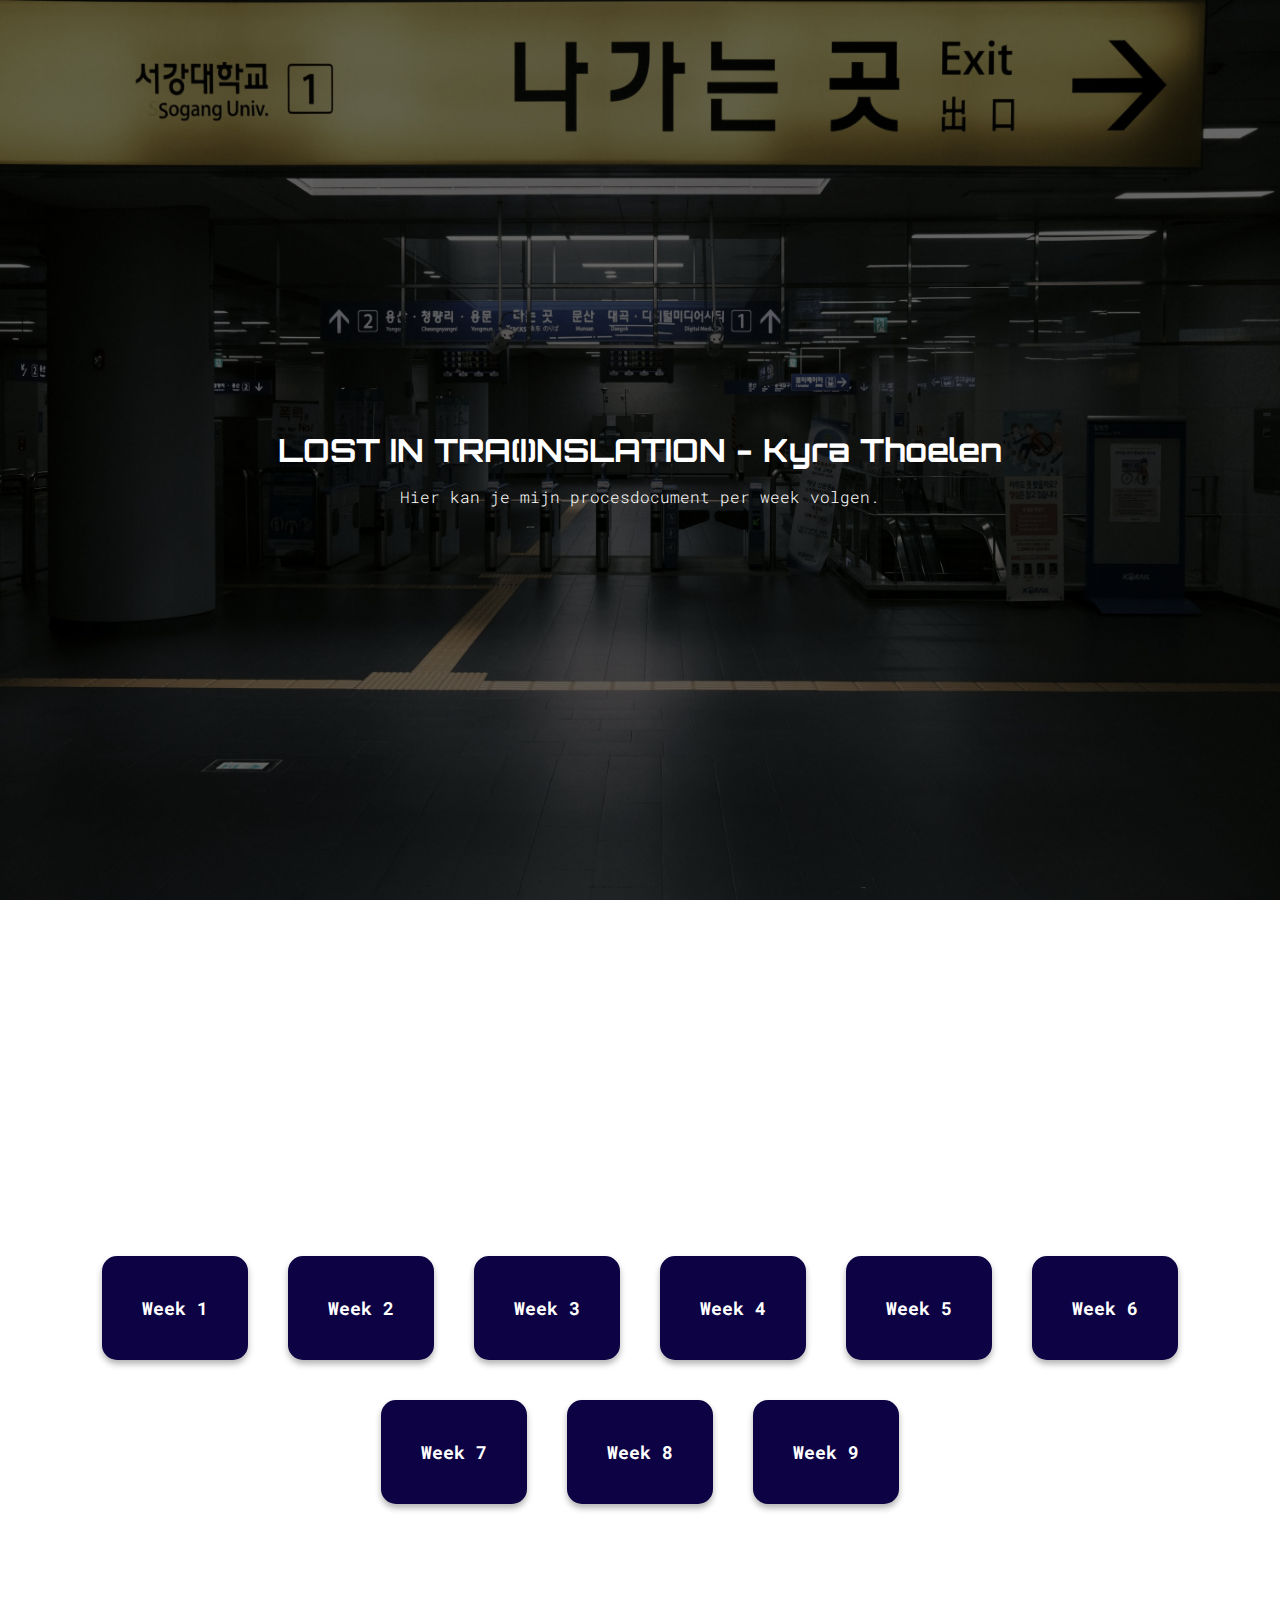
<file: index.html>
<html lang="en">
<head>
    <meta charset="UTF-8">
    <meta name="viewport" content="width=device-width, initial-scale=1.0">
    <title>HTML & CSS</title>

    <!-- Link to your CSS file -->
    <link rel="stylesheet" href="assets/styles.css">
    <link rel="stylesheet" href="assets/flexboxes.css">
    <link rel="stylesheet" href="assets/nav.css">
    <link rel="stylesheet" href="assets/typography.css">
</head>
<body>

   

    <div class="first-section">
        <h1>LOST IN TRA(I)NSLATION - Kyra Thoelen</h1>
        <p>Hier kan je mijn procesdocument per week volgen.</p>
        <img src="afbeeldingen/voorfoto.png" alt="Voor Foto">
    </div>
    <div class="container" id="knop">
        <div class="buttons">
                   <a href="week1.html" class="login-button-link">Week 1</a>
                   <a href="week2.html" class="login-button-link">Week 2</a>
                   <a href="week3.html" class="login-button-link">Week 3</a>
                   <a href="week4.html" class="login-button-link">Week 4</a>
                   <a href="week5.html" class="login-button-link">Week 5</a>
               
               
                   <a href="week6.html" class="login-button-link">Week 6</a>
                   <a href="week7.html" class="login-button-link">Week 7</a>
                   <a href="week8.html" class="login-button-link">Week 8</a>
                    <a href="week9.html" class="login-button-link">Week 9</a>        
        </div>
        
    </div>
        <page>
        </page>

</body>
</html>
</file>
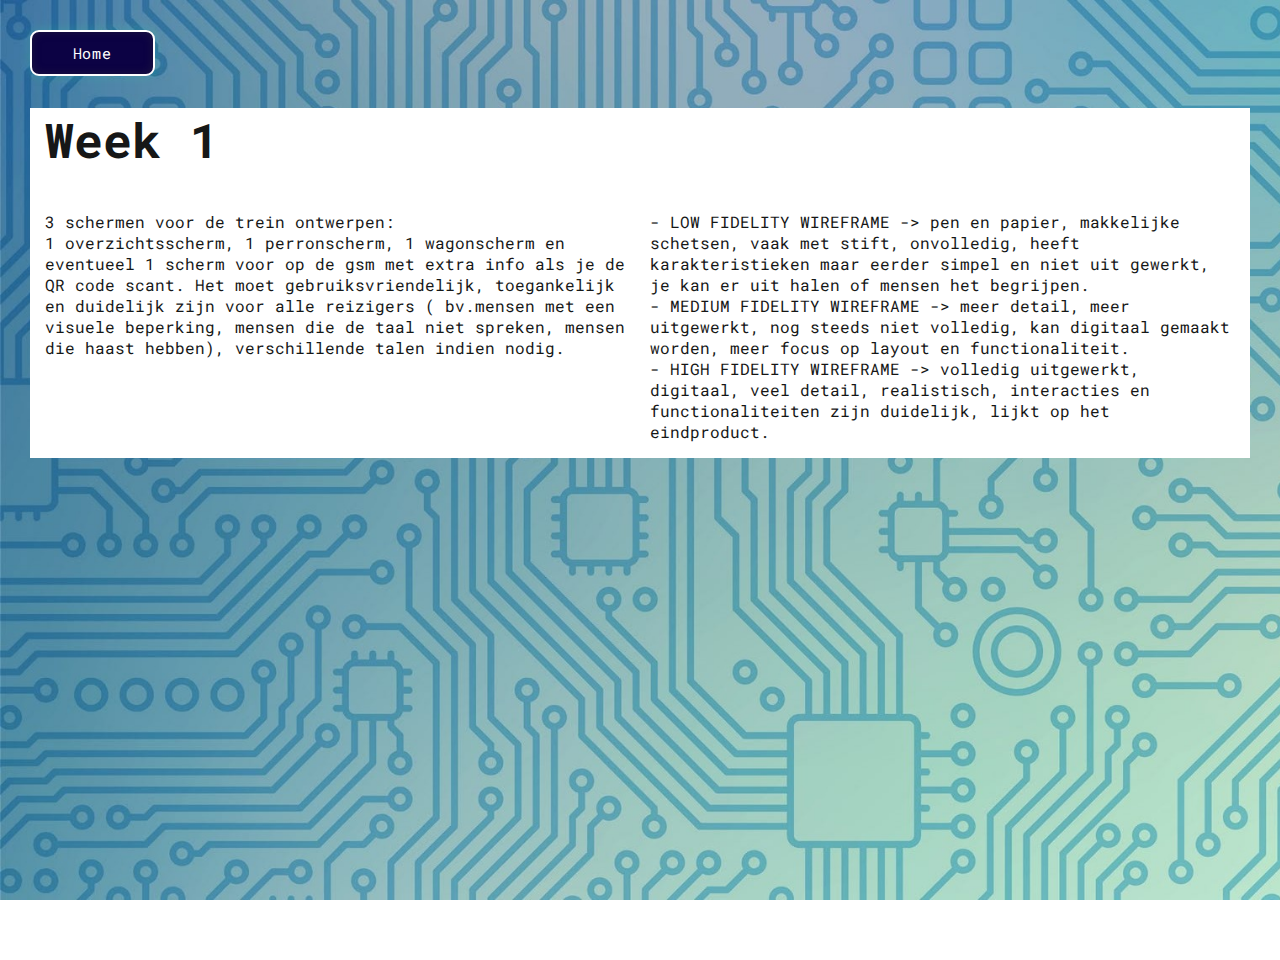
<file: Week1.html>
<html lang="en">
<head>
    <meta charset="UTF-8">
    <meta name="viewport" content="width=device-width, initial-scale=1.0">
    <title>HTML & CSS</title>

    <!-- Link to your CSS file -->
    <link rel="stylesheet" href="assets/styles.css">
    <link rel="stylesheet" href="assets/flexboxes.css">
    <link rel="stylesheet" href="assets/nav.css">
    <link rel="stylesheet" href="assets/typography.css">
</head>
<body>
    <div class="container">

             <a href="index.html">
                 <button class="button">Home</button>
             </a>

        <page>
        <div class="tekst">
            <h1>Week 1</h1>
            <!-- Flex container with 2 columns -->
            <div class="two-columns">
                <div class="column">
                    <p>
                        3 schermen voor de trein ontwerpen: <br> 
                        1 overzichtsscherm, 1 perronscherm, 1 wagonscherm en eventueel 1 scherm voor op de gsm met extra info als je de QR code scant. Het moet gebruiksvriendelijk, toegankelijk en duidelijk zijn voor alle reizigers ( bv.mensen met een visuele beperking, mensen die de taal niet spreken, mensen die haast hebben), verschillende talen indien nodig.
                    </p>
                </div>
                <div class="column">
                    <p>
                         - LOW FIDELITY WIREFRAME  -> pen en papier, makkelijke schetsen, vaak met stift, onvolledig, heeft karakteristieken maar eerder simpel en niet uit gewerkt, je kan er uit halen of mensen het begrijpen. <br>
                         - MEDIUM FIDELITY WIREFRAME -> meer detail, meer uitgewerkt, nog steeds niet volledig, kan digitaal gemaakt worden, meer focus op layout en functionaliteit. <br>
                         - HIGH FIDELITY WIREFRAME -> volledig uitgewerkt, digitaal, veel detail, realistisch, interacties en functionaliteiten zijn duidelijk, lijkt op het eindproduct.
                    </p>
                </div>
            </div>
        </div>
        </page>
    </div>
</body>
</html>
</file>
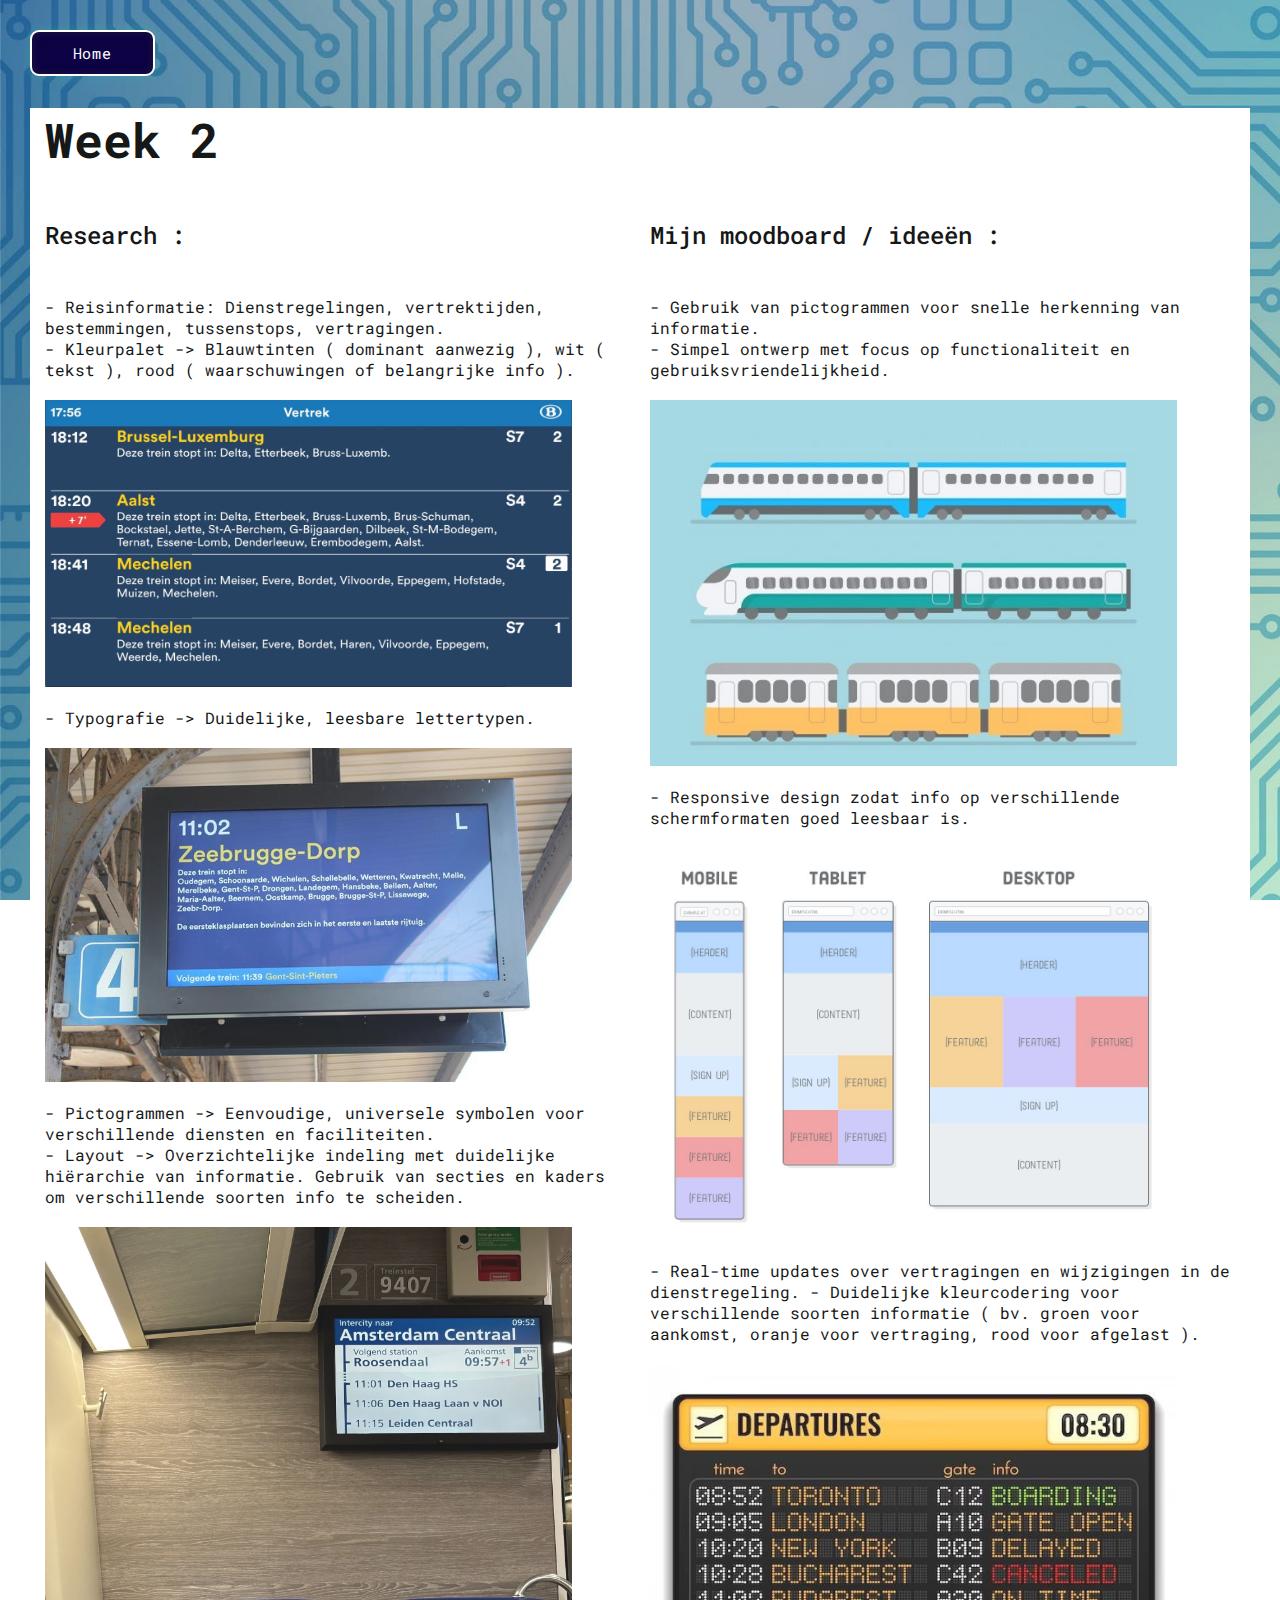
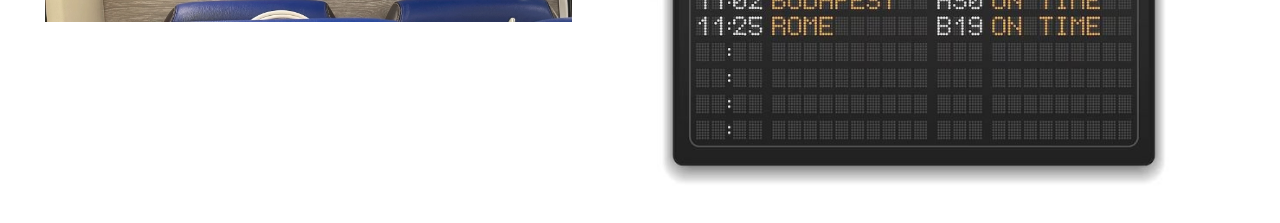
<file: Week2.html>
<html lang="en">
<head>
    <meta charset="UTF-8">
    <meta name="viewport" content="width=device-width, initial-scale=1.0">
    <title>HTML & CSS</title>

    <!-- Link to your CSS file -->
    <link rel="stylesheet" href="assets/styles.css">
    <link rel="stylesheet" href="assets/flexboxes.css">
    <link rel="stylesheet" href="assets/nav.css">
    <link rel="stylesheet" href="assets/typography.css">
</head>
<body>
    <div class="container">
        <a href="index.html">
                 <button class="button">Home</button>
             </a>
        <page>
            <div class="tekst">
                <h1>Week 2</h1>
                <!-- Flex container with 2 columns -->
                <div class="two-columns">
                    <div class="column" id="week2title">
                            <h1>Research :</h1> <br>
                        <p>
                            - Reisinformatie: Dienstregelingen, vertrektijden, bestemmingen, tussenstops, vertragingen. <br>
                            - Kleurpalet -> Blauwtinten ( dominant aanwezig ), wit ( tekst ), rood (  waarschuwingen of belangrijke info ). <br>
                            <img src="afbeeldingen/scherm2.jpg" alt="vertrek voorbeeld"> <br>
                            - Typografie -> Duidelijke, leesbare lettertypen. <br>
                            <img src="afbeeldingen/scherm1.jpg" alt="perron voorbeeld"> <br>
                            - Pictogrammen -> Eenvoudige, universele symbolen voor verschillende diensten en faciliteiten. <br>
                            - Layout -> Overzichtelijke indeling met duidelijke hiërarchie van informatie. Gebruik van secties en kaders om verschillende soorten info te scheiden. <br>
                            <img src="afbeeldingen/scherm3.webp" alt="wagon voorbeeld"> <br>
                        </p>
                    </div>
                    <div class="column" id="week2title">
                
                        <h1>Mijn moodboard / ideeën :</h1> <br>
                        <p>
                            - Gebruik van pictogrammen voor snelle herkenning van informatie. <br>
                            - Simpel ontwerp met focus op functionaliteit en gebruiksvriendelijkheid. <br>
                            <img src="afbeeldingen/voorbeeld2.jpg" alt="voorbeeld treinen"> <br>
                            - Responsive design zodat info op verschillende schermformaten goed leesbaar is. <br>
                            <img src="afbeeldingen/voorbeeld1.jpg" alt="voorbeeld verschillende schermen"> <br>
                            - Real-time updates over vertragingen en wijzigingen in de dienstregeling.
                            - Duidelijke kleurcodering voor verschillende soorten informatie ( bv. groen voor aankomst, oranje voor vertraging, rood voor afgelast ). <br>
                            <img src="afbeeldingen/voorbeeld3.jpg" alt="voorbeeld kleuren vertraagd">
                        </p>
                    </div>
                </div>
            </div>
        </page>
    </div>
</body>
</html>
</file>
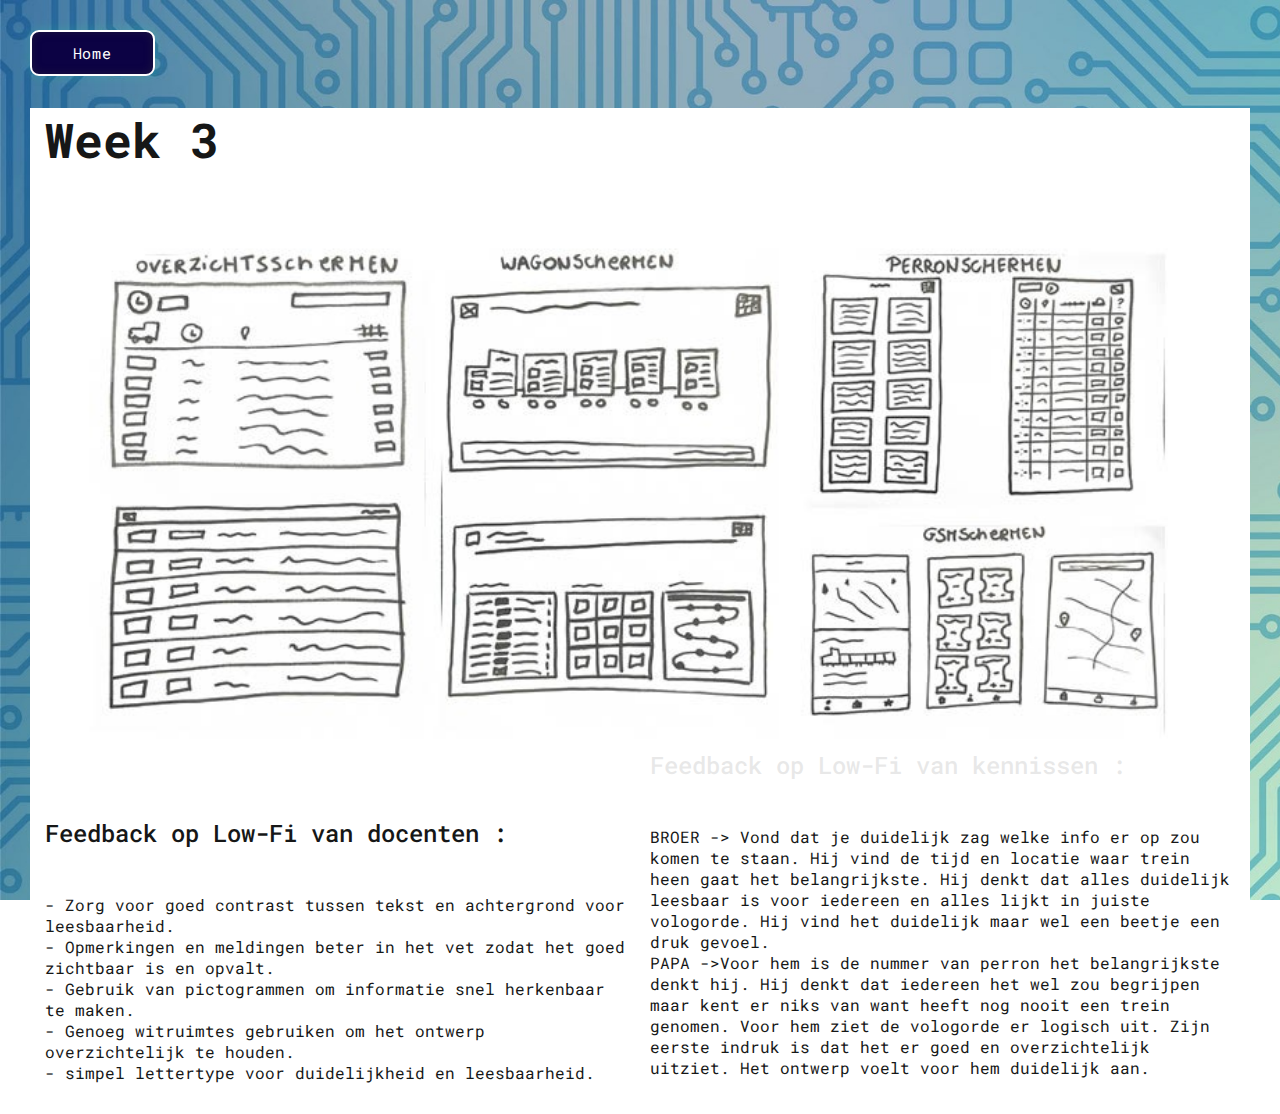
<file: Week3.html>
<html lang="en">
<head>
    <meta charset="UTF-8">
    <meta name="viewport" content="width=device-width, initial-scale=1.0">
    <title>HTML & CSS</title>

    <!-- Link to your CSS file -->
    <link rel="stylesheet" href="assets/styles.css">
    <link rel="stylesheet" href="assets/flexboxes.css">
    <link rel="stylesheet" href="assets/nav.css">
    <link rel="stylesheet" href="assets/typography.css">
</head>
<body>
    <div class="container">
            <a href="index.html">
                 <button class="button">Home</button>
             </a>
        <page>
            <div class="tekst">
                <h1>Week 3</h1>
                <!-- Flex container with 2 columns -->
                <div class="two-columns">
                    <div class="column" id="week3title">
                            <img src="afbeeldingen/schermen.jpg" alt="low-fi schetsen van schermen"> <br>
                            <h1>Feedback op Low-Fi van docenten : </h1> <br>
                        <p>
                            - Zorg voor goed contrast tussen tekst en achtergrond voor leesbaarheid. <br>
                            - Opmerkingen en meldingen beter in het vet zodat het goed zichtbaar is en opvalt. <br>
                            - Gebruik van pictogrammen om informatie snel herkenbaar te maken. <br>
                            - Genoeg witruimtes gebruiken om het ontwerp overzichtelijk te houden. <br>
                            - simpel lettertype voor duidelijkheid en leesbaarheid. <br>
                        </p>
                    </div>
                    <div class="column" id="week3title2">
                
                        <h1>Feedback op Low-Fi van kennissen : </h1><br>
                        <p>
                            BROER -> Vond dat je duidelijk zag welke info er op zou komen te staan. Hij vind de tijd en locatie waar trein heen gaat het belangrijkste. Hij denkt dat alles duidelijk leesbaar is voor iedereen en alles lijkt in juiste vologorde. Hij vind het duidelijk maar wel een beetje een druk gevoel. <br>
                            PAPA ->Voor hem is de nummer van perron het belangrijkste denkt hij. Hij denkt dat iedereen het wel zou begrijpen maar kent er niks van want heeft nog nooit een trein genomen. Voor hem ziet de vologorde er logisch uit. Zijn eerste indruk is dat het er goed en overzichtelijk uitziet. Het ontwerp voelt voor hem duidelijk aan.
                        </p>
                    </div>
                </div>
            </div>
        </page>
    </div>
</body>
</html>
</file>
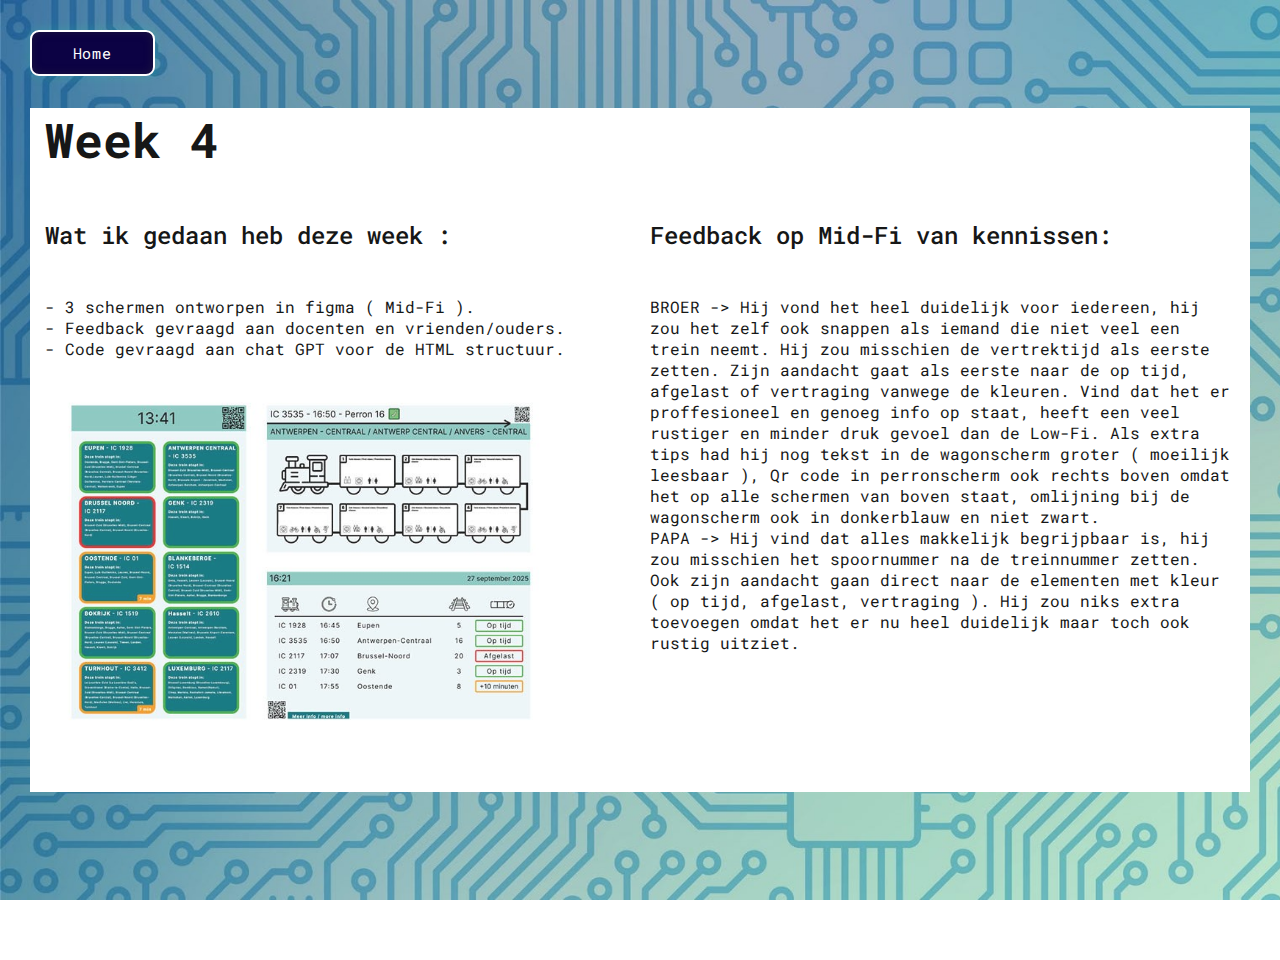
<file: Week4.html>
<html lang="en">
<head>
    <meta charset="UTF-8">
    <meta name="viewport" content="width=device-width, initial-scale=1.0">
    <title>HTML & CSS</title>

    <!-- Link to your CSS file -->
    <link rel="stylesheet" href="assets/styles.css">
    <link rel="stylesheet" href="assets/flexboxes.css">
    <link rel="stylesheet" href="assets/nav.css">
    <link rel="stylesheet" href="assets/typography.css">
</head>
<body>
    <div class="container">
        <a href="index.html">
                 <button class="button">Home</button>
             </a>
        <page>
            <div class="tekst">
                <h1>Week 4</h1>
                <!-- Flex container with 2 columns -->
                <div class="two-columns">
                    <div class="column" id="week4title">
                        <h1> Wat ik gedaan heb deze week :</h1> <br>
                        <p>
                            - 3 schermen ontworpen in figma ( Mid-Fi ). <br>
                            - Feedback gevraagd aan docenten en vrienden/ouders. <br>
                            - Code gevraagd aan chat GPT voor de HTML structuur. <br>
                             <img src="afbeeldingen/midfi.jpg" alt="low-fi schetsen van schermen"> <br>
                        </p>
                    </div>
                    <div class="column" id="week4title">
                            <h1> Feedback op Mid-Fi van kennissen: </h1><br>
                        <p>
                             BROER -> Hij vond het heel duidelijk voor iedereen, hij zou het zelf ook snappen als iemand die niet veel een trein neemt. Hij zou misschien de vertrektijd als eerste zetten. Zijn aandacht gaat als eerste naar de op tijd, afgelast of vertraging vanwege de kleuren. Vind dat het er proffesioneel en genoeg info op staat, heeft een veel rustiger en minder druk gevoel dan de Low-Fi. Als extra tips had hij nog tekst in de wagonscherm groter ( moeilijk leesbaar ), Qr code in perronscherm ook rechts boven omdat het op alle schermen van boven staat, omlijning bij de wagonscherm ook in donkerblauw en niet zwart. <br>
                             PAPA -> Hij vind dat alles makkelijk begrijpbaar is, hij zou misschien het spoornummer na de treinnummer zetten. Ook zijn aandacht gaan direct naar de elementen met kleur ( op tijd, afgelast, vertraging ). Hij zou niks extra toevoegen omdat het er nu heel duidelijk maar toch ook rustig uitziet.
                        </p>
                    </div>
                </div>
            </div>
        </page>
    </div>
</body>
</html>
</file>
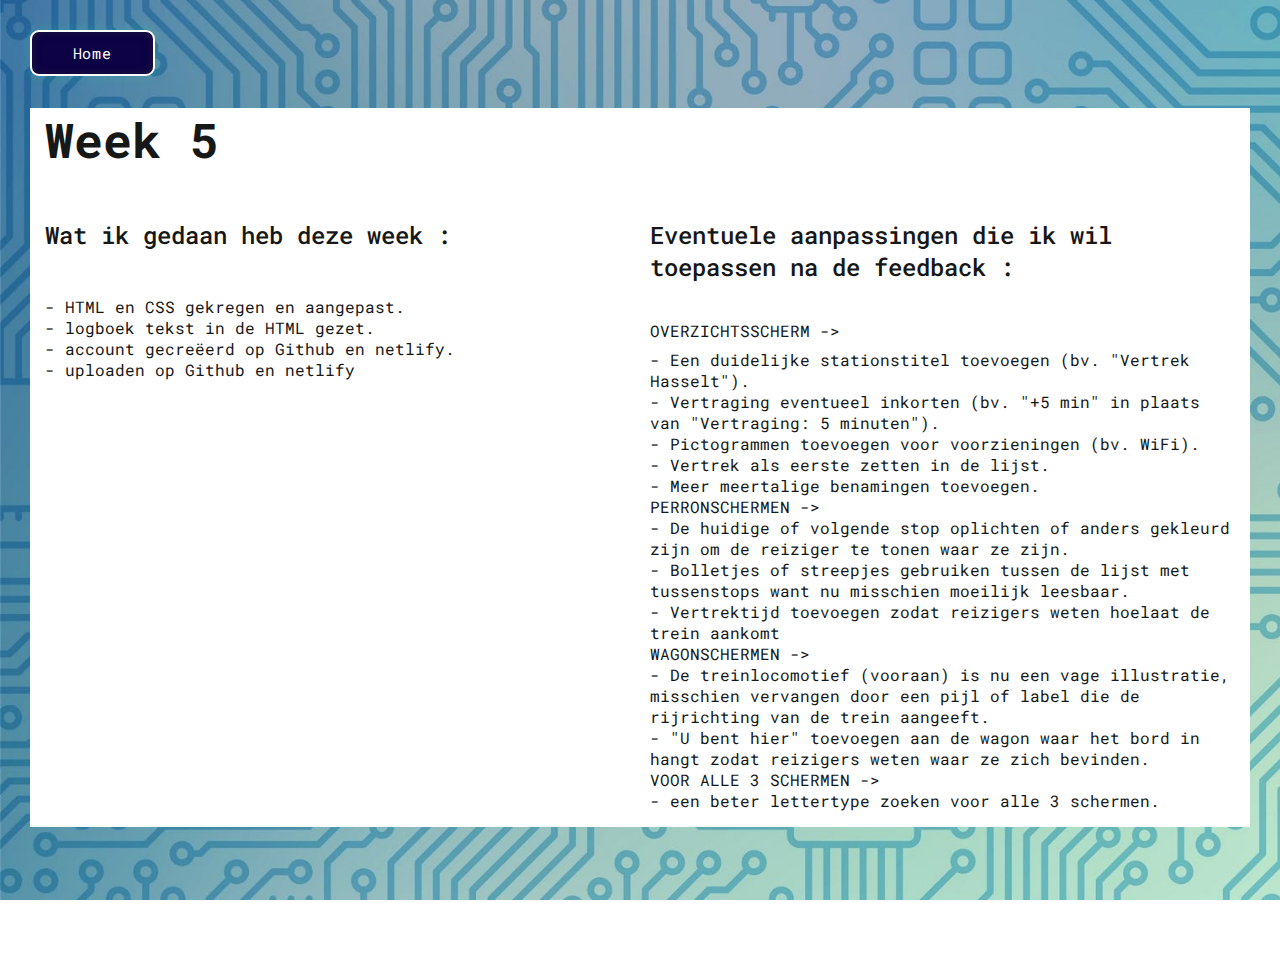
<file: Week5.html>
<html lang="en">
<head>
    <meta charset="UTF-8">
    <meta name="viewport" content="width=device-width, initial-scale=1.0">
    <title>HTML & CSS</title>

    <!-- Link to your CSS file -->
    <link rel="stylesheet" href="assets/styles.css">
    <link rel="stylesheet" href="assets/flexboxes.css">
    <link rel="stylesheet" href="assets/nav.css">
    <link rel="stylesheet" href="assets/typography.css">
</head>
<body>
    <div class="container">
        <a href="index.html">
                 <button class="button">Home</button>
             </a>
        <page>
            <div class="tekst">
                <h1>Week 5</h1>
                <!-- Flex container with 2 columns -->
                <div class="two-columns">
                    <div class="column" id="week5title">
                
                            <h1>Wat ik gedaan heb deze week : </h1><br>
                        <p>
                            - HTML en CSS gekregen en aangepast. <br>
                            - logboek tekst in de HTML gezet. <br>
                            - account gecreëerd op Github en netlify. <br>
                            - uploaden op Github en netlify <br>
                        </p>
                    </div>
                    <div class="column" id="week5title">
                
                            <h1>Eventuele aanpassingen die ik wil toepassen na de feedback :</h1> <br>
                            OVERZICHTSSCHERM -> <BR>
                        <p>
                                - Een duidelijke stationstitel toevoegen (bv. "Vertrek Hasselt"). <br>
                                - Vertraging eventueel inkorten (bv. "+5 min" in plaats van "Vertraging: 5 minuten"). <br>
                                - Pictogrammen toevoegen voor voorzieningen (bv. WiFi). <br>
                                - Vertrek als eerste zetten in de lijst. <br>
                                - Meer meertalige benamingen toevoegen. <br>
                            PERRONSCHERMEN -> <BR>
                                - De huidige of volgende stop oplichten of anders gekleurd zijn om de reiziger te tonen waar ze zijn. <br>
                                - Bolletjes of streepjes gebruiken tussen de lijst met tussenstops want nu misschien moeilijk leesbaar. <br>
                                - Vertrektijd toevoegen zodat reizigers weten hoelaat de trein aankomt <br>
                            WAGONSCHERMEN -> <BR>
                                - De treinlocomotief (vooraan) is nu een vage illustratie, misschien vervangen door een pijl of label die de rijrichting van de trein aangeeft. <br>
                                - "U bent hier" toevoegen aan de wagon waar het bord in hangt zodat reizigers weten waar ze zich bevinden. <br>
                            VOOR ALLE 3 SCHERMEN -> <BR>
                                - een beter lettertype zoeken voor alle 3 schermen. <br>
                        </p>
                    </div>
                </div>
            </div>
        </page>
    </div>
</body>
</html>
</file>
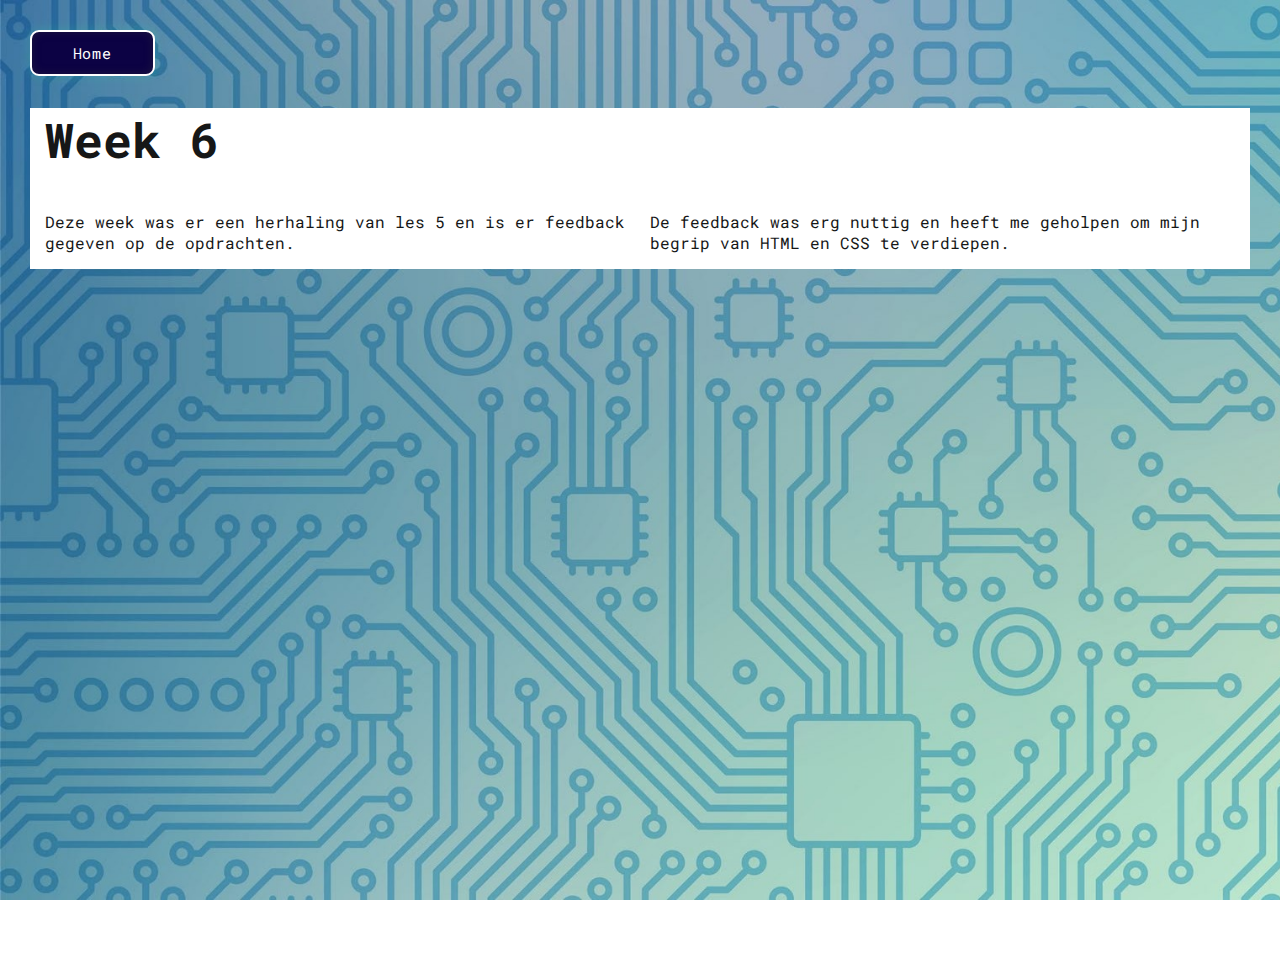
<file: Week6.html>
<html lang="en">
<head>
    <meta charset="UTF-8">
    <meta name="viewport" content="width=device-width, initial-scale=1.0">
    <title>HTML & CSS</title>

    <!-- Link to your CSS file -->
    <link rel="stylesheet" href="assets/styles.css">
    <link rel="stylesheet" href="assets/flexboxes.css">
    <link rel="stylesheet" href="assets/nav.css">
    <link rel="stylesheet" href="assets/typography.css">
</head>
<body>
    <div class="container">
        <a href="index.html">
                 <button class="button">Home</button>
             </a>
        <page>
            <div class="tekst">
                <h1>Week 6</h1>
                <!-- Flex container with 2 columns -->
                <div class="two-columns">
                    <div class="column" id="week6title">
                        <p>
                            Deze week was er een herhaling van les 5 en is er feedback gegeven op de opdrachten.
                        </p>
                    </div>
                    <div class="column" id="week6title">
                        <p>
                            De feedback was erg nuttig en heeft me geholpen om mijn begrip van HTML en CSS te verdiepen.
                        </p>
                    </div>
                </div>
            </div>
        </page>
    </div>
</body>
</html>
</file>
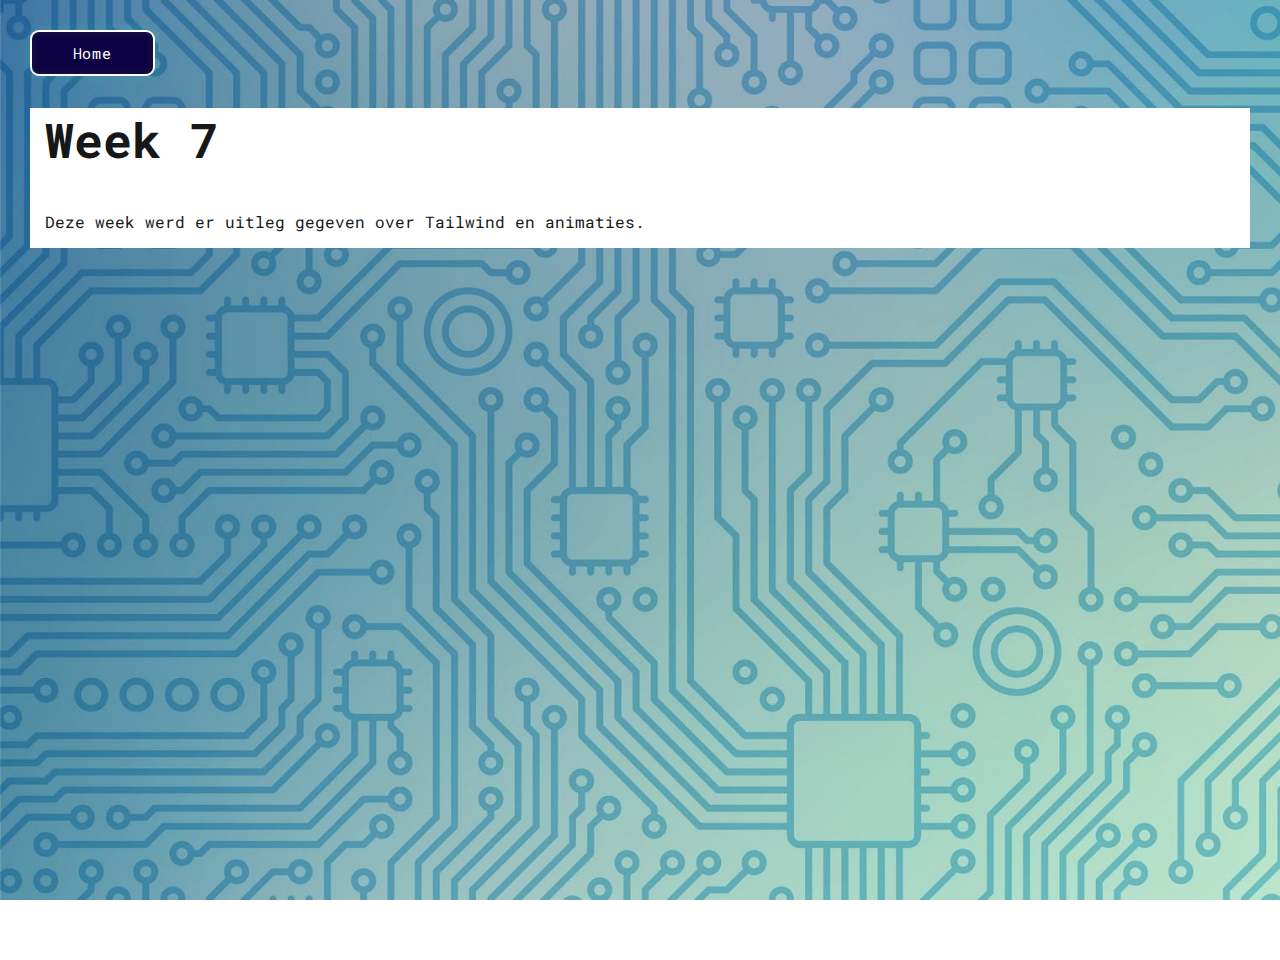
<file: Week7.html>
<html lang="en">
<head>
    <meta charset="UTF-8">
    <meta name="viewport" content="width=device-width, initial-scale=1.0">
    <title>HTML & CSS</title>

    <!-- Link to your CSS file -->
    <link rel="stylesheet" href="assets/styles.css">
    <link rel="stylesheet" href="assets/flexboxes.css">
    <link rel="stylesheet" href="assets/nav.css">
    <link rel="stylesheet" href="assets/typography.css">
</head>
<body>
    <div class="container">
        <a href="index.html">
                 <button class="button">Home</button>
             </a>
        <page>
            <div class="tekst">
                <h1>Week 7</h1>
                <!-- Flex container with 2 columns -->
                <div class="two-columns">
                    <div class="column" id="week7title">
                        <p>
                            Deze week werd er uitleg gegeven over Tailwind en animaties.
                        </p>
                    </div>
                </div>
            </div>
        </page>
    </div>
</body>
</html>
</file>
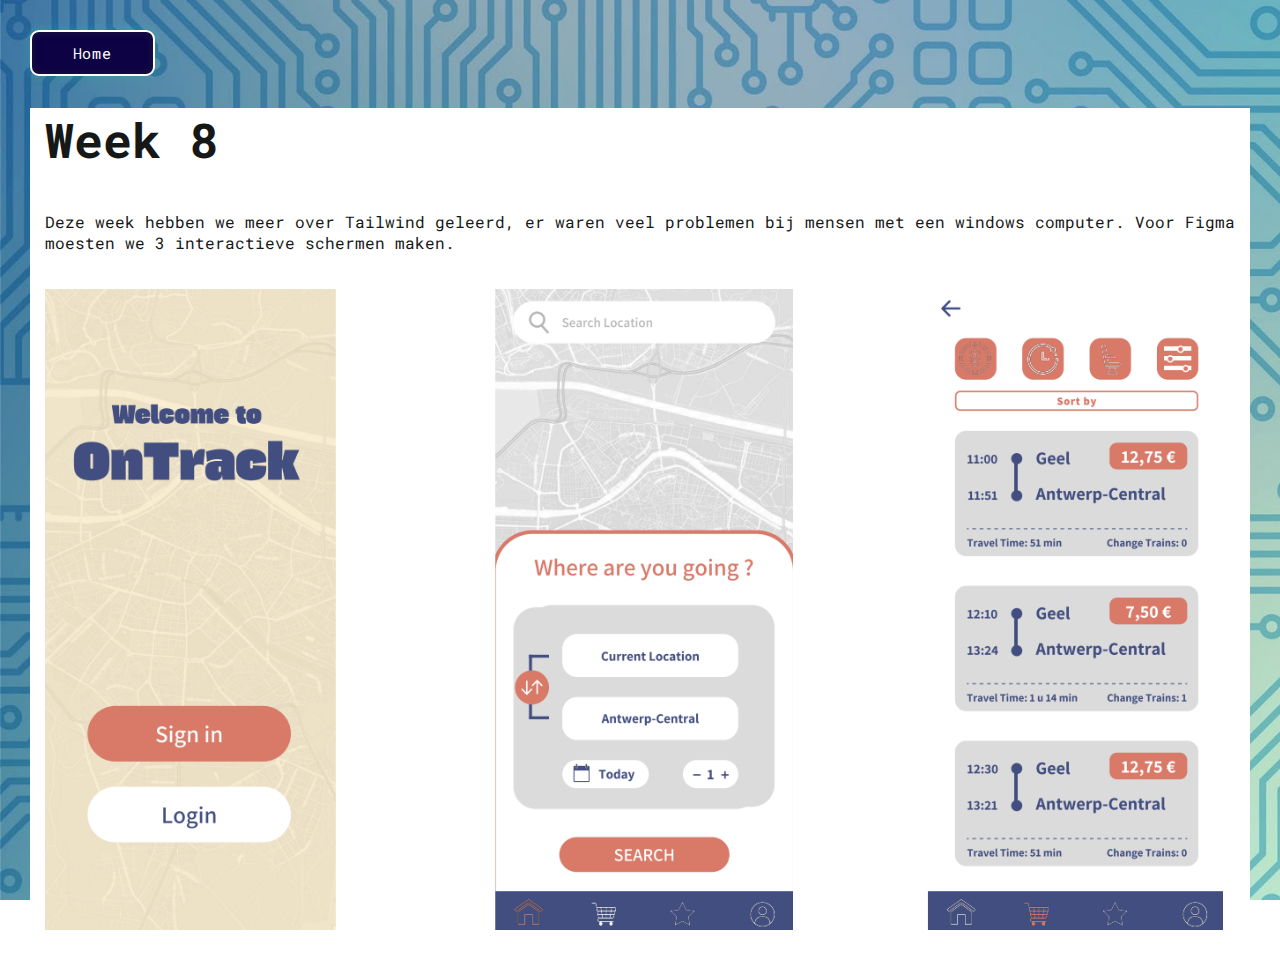
<file: Week8.html>
<html lang="en">
<head>
    <meta charset="UTF-8">
    <meta name="viewport" content="width=device-width, initial-scale=1.0">
    <title>HTML & CSS</title>

    <!-- Link to your CSS file -->
    <link rel="stylesheet" href="assets/styles.css">
    <link rel="stylesheet" href="assets/flexboxes.css">
    <link rel="stylesheet" href="assets/nav.css">
    <link rel="stylesheet" href="assets/typography.css">
</head>
<body>
    <div class="container">
       <a href="index.html">
                 <button class="button">Home</button>
             </a>
        <page>
            <div class="tekst">
                <h1>Week 8</h1>
                <!-- Flex container with 2 columns -->
                <div class="two-columns">
                    <div class="column" id="week8title">
                        <p>
                            Deze week hebben we meer over Tailwind geleerd, er waren veel problemen bij mensen met een windows computer. Voor Figma moesten we 3 interactieve schermen maken.
                        </p>
                        <div class="scherm">
                        <img src="afbeeldingen/treinschermen.png" alt="trein schermen in figma">
                        </div>
                    </div>
                </div>
            </div>
        </page>
    </div>
</body>
</html>
</file>
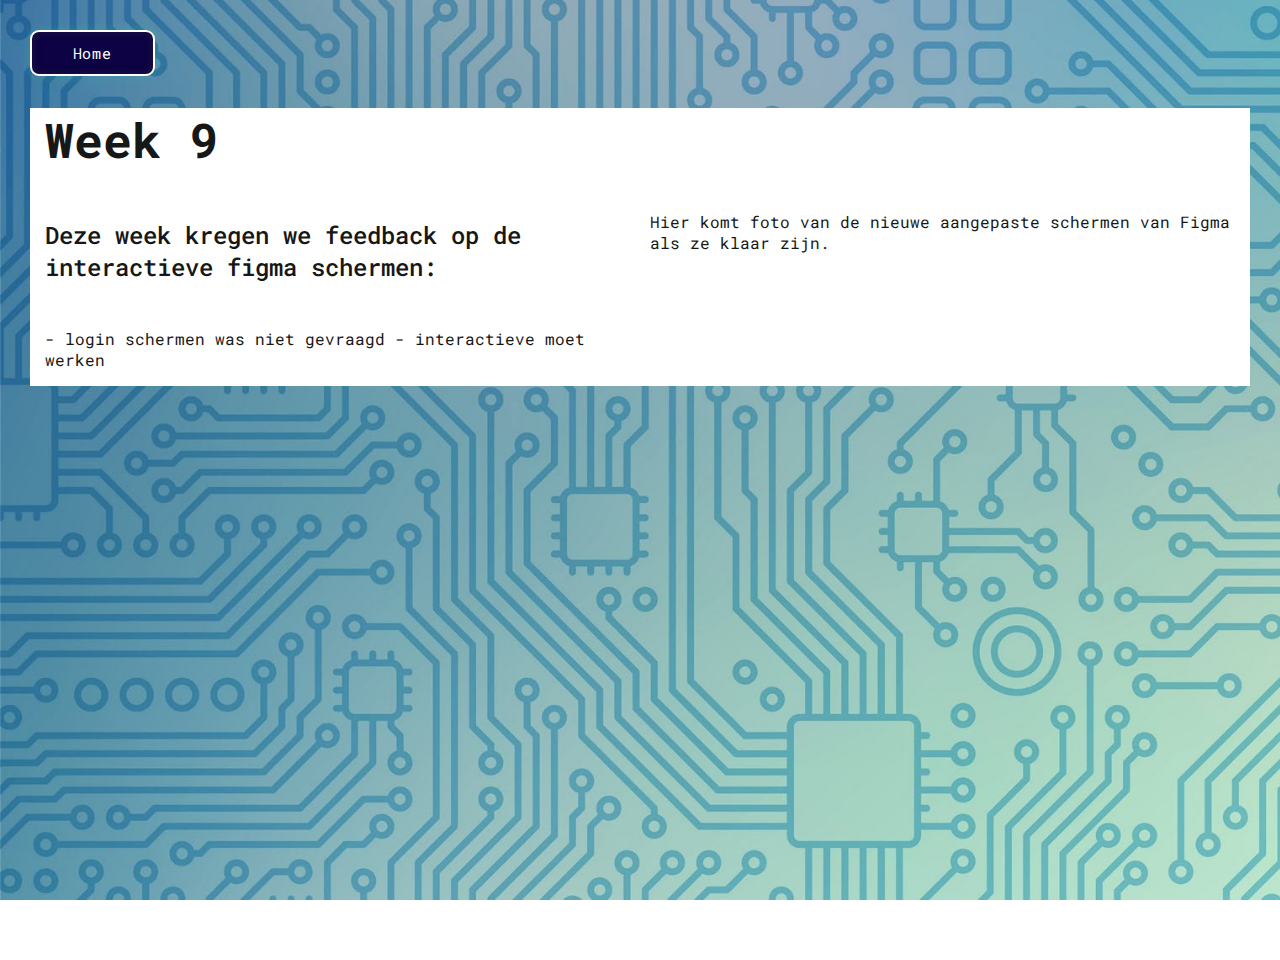
<file: Week9.html>
<html lang="en">
<head>
    <meta charset="UTF-8">
    <meta name="viewport" content="width=device-width, initial-scale=1.0">
    <title>HTML & CSS</title>

    <!-- Link to your CSS file -->
    <link rel="stylesheet" href="assets/styles.css">
    <link rel="stylesheet" href="assets/flexboxes.css">
    <link rel="stylesheet" href="assets/nav.css">
    <link rel="stylesheet" href="assets/typography.css">
</head>
<body>
    <div class="container">
        <a href="index.html">
                 <button class="button">Home</button>
             </a>
        <page>
            <div class="tekst">
                <h1>Week 9</h1>
                <!-- Flex container with 2 columns -->
                <div class="two-columns">
                    <div class="column" id="week9title">
                            <h1>Deze week kregen we feedback op de interactieve figma schermen:</h1><br>
                        <p>
                            - login schermen was niet gevraagd
                            - interactieve moet werken
                        </p>
                    </div>
                    <div class="column" id="week9title">
                        <p>
                            Hier komt foto van de nieuwe aangepaste schermen van Figma als ze klaar zijn.
                        </p>
                    </div>
                </div>
            </div>
        </page>
    </div>
</body>
</html>
</file>
<file: assets/styles.css>
@import url('https://fonts.googleapis.com/css2?family=Playfair+Display:ital,wght@0,400..900;1,400..900&display=swap');
@import url('https://fonts.googleapis.com/css2?family=Roboto:ital,wght@0,100;0,300;0,400;0,500;0,700;0,900;1,100;1,300;1,400;1,500;1,700;1,900&display=swap');
@import url('https://fonts.googleapis.com/css2?family=Montserrat:ital,wght@0,100..900;1,100..900&family=Roboto:ital,wght@0,100;0,300;0,400;0,500;0,700;0,900;1,100;1,300;1,400;1,500;1,700;1,900&display=swap');
@import url('https://fonts.googleapis.com/css2?family=Bebas+Neue&display=swap');
@import url('https://fonts.googleapis.com/css2?family=Orbitron:wght@400..900&display=swap');
@import url('https://fonts.googleapis.com/css2?family=Roboto+Mono:ital,wght@0,100..700;1,100..700&display=swap');

.first-section { 
  align-items: center;
  display: flex;
  background-color: black;
  align-items: center;
  justify-content: center;
}

.first-section img {
  position: relative;
  width: 100%;
  height: 100vh;
  opacity: 40%;  
}

.first-section h1 {
  position: absolute;
  color: white;
  z-index: 10;
  font-size: 2em;
  font-family: "Orbitron", sans-serif;
}

.first-section p {
  position: absolute;
  color: white;
  z-index: 10;
  font-size: 1em;
  font-family: "Roboto Mono", monospace;
  font-weight: 300;
  padding-top: 100px;
}

body{
  margin: 0;
    color: #161717;
    height:auto;
    min-height:100vh;
    background-image: url("../afbeeldingen/background.jpg");
    background-size: cover;
    background-repeat: repeat;
    background-attachment: fixed; 
}
/* Container styling */
.container {
    font-family: "Roboto Mono", monospace;
    max-width: 100vw;
    height: 100vh;
    margin-right: auto;
    
    padding: 30px;
}

#knop{
    display: flex;
    justify-content: center;
    align-items: center;
    padding: 30px;
}

.buttons {
    display: flex;
    justify-content: center;
    align-items: center;
    flex-wrap: wrap;
    
    
}


.title {
    font-family: "Roboto Mono", monospace;
    font-size: 1em;
    font-weight: bold;
    text-transform: capitalize;
    margin-top: 2em;
}

.login-button-link {
  background-color: rgb(12, 2, 68); 
  color: white;
  text-decoration: none;
  border: none;
  border-radius: 15px; 
  padding: 40px 40px;
  cursor: pointer;
  margin: 20px;
  font-size: 18px;
  font-weight: bold;
  font-family: "Roboto Mono", monospace;
  z-index: 10;
  
  box-shadow: 0 4px 6px rgba(0, 0, 0, 0.3);
  
  display: inline-block;
  

}
.login-button-link:hover {
  box-shadow: 4px 4px 4px 4px rgba(0, 0, 0, 0.2);
}

.scherm img {
  width: 90%;
  height: auto;
}

.container img {
  position: relative;
  width: 100%;
  height: 100vh;
  opacity: 90%;  
}

button {
  --green:  #ffffff;
  background-color: rgb(12, 2, 68);
  font-size: 15px;
  padding: 0.7em 2.7em;
  letter-spacing: 0.06em;
  position: relative;
  font-family: inherit;
  border-radius: 0.6em;
  overflow: hidden;
  transition: all 0.3s;
  line-height: 1.4em;
  border: 2px solid var(--green);
  
  color: var(--green);
  box-shadow: inset 0 0 10px rgba(53, 53, 53, 0.4), 0 0 9px 3px rgba(27, 253, 156, 0.1);
}

button:hover {
  color: #ffffff;
  box-shadow: inset 0 0 10px rgba(40, 40, 40, 0.6), 0 0 9px 3px rgba(53, 53, 53, 0.2);
}

button:before {
  content: "";
  position: absolute;
  left: -4em;
  width: 4em;
  height: 100%;
  top: 0;
  transition: transform .4s ease-in-out;
  background: linear-gradient(to right, transparent 1%, rgba(86, 88, 87, 0.1) 40%,rgba(27, 253, 156, 0.1) 60% , transparent 100%);
}

button:hover:before {
  transform: translateX(15em);
}

.column img {
  width: 90%;
  height: auto;
  margin-top: 20px;
}

#week2title h1 {
    font-family: "Roboto Mono", monospace;
    font-weight: 500;
    font-size: 1.5em;
}

#week2title p {
    font-family: "Roboto Mono", monospace;
    font-size: 1em;
    font-weight: 400;
}

#week2title img {
    margin-bottom: 20px;
}

#week3title img {
    width: 200%;
    height: auto;
    margin-top: 1px;
    margin-bottom: 20px;
}

#week3title h1 {
    font-family: "Roboto Mono", monospace;
    font-weight: 500;
    font-size: 1.5em;
}

#week3title p {
    font-family: "Roboto Mono", monospace;
    font-size: 1em;
    font-weight: 400;
}

#week3title2 h1 {
    font-family: "Roboto Mono", monospace;
    font-weight: 500;
    font-size: 1.5em;
}

#week3title2 {
    margin-top: 530px;
    margin-bottom: 20px;

}

#week4title h1 {
    font-family: "Roboto Mono", monospace;
    font-weight: 500;
    font-size: 1.5em;
}

#week4title p {
    font-family: "Roboto Mono", monospace;
    font-size: 1em;
    font-weight: 400;
}

#week4title img {
    margin-bottom: 20px;
    width: 90%;
    height: auto;
}

#week5title h1 {
    font-family: "Roboto Mono", monospace;
    font-weight: 500;
    font-size: 1.5em;
}

#week5title p {
    font-family: "Roboto Mono", monospace;
    font-size: 1em;
    font-weight: 400;
}

#week5title img {
    margin-bottom: 20px;
    width: 90%;
    height: auto;
}

#week6title p {
    font-family: "Roboto Mono", monospace;
    font-size: 1em;
    font-weight: 400;
}

#week7title p {
    font-family: "Roboto Mono", monospace;
    font-size: 1em;
    font-weight: 400;
}

#week8title p {
    font-family: "Roboto Mono", monospace;
    font-size: 1em;
    font-weight: 400;
}

#week8title img {
    margin-bottom: 20px;
    width: 99%;
    height: auto;
}

#week9title p {
    font-family: "Roboto Mono", monospace;
    font-size: 1em;
    font-weight: 400;
}

#week9title h1 {
    font-family: "Roboto Mono", monospace;
    font-weight: 500;
    font-size: 1.5em;
}

.tekst {
    background-color: white;
    padding-left: 15px;
    padding-right: 15px;
}
</file>
<file: assets/flexboxes.css>
.two-columns {
    display: flex;
    gap: 20px; /* spacing between columns */
}

.column {
    flex: 1; /* each column takes equal space */
}
</file>
<file: assets/nav.css>
/* Navigation */

.vertical-buttons {
    font-family: 'Montserrat';
    text-transform: uppercase;
    font-weight: bold;
    list-style: none;
    padding: 0;
    margin: 0;
    display: flex;
    flex-direction: column; /* stack vertically */
    gap: 10px; /* space between buttons */
}

.vertical-buttons li a {
    display: block;           /* makes the entire link clickable */
    padding: 0px 0px;
    background-color: inherit;
    color: inherit;
    text-decoration: none;
    border-radius: 6px;
    text-align: left;
    font-size: 4em;
}

.vertical-buttons li a:hover {
    text-decoration: underline;
}
</file>
<file: assets/typography.css>
p{
    margin-top: .5em;
}
h1{ 
    font-size: 3em;
    font-weight: extrabold;
}
h2{ 
    font-size: 1.5em;
    font-weight: bold;
    opacity: .5; 
}
</file>
